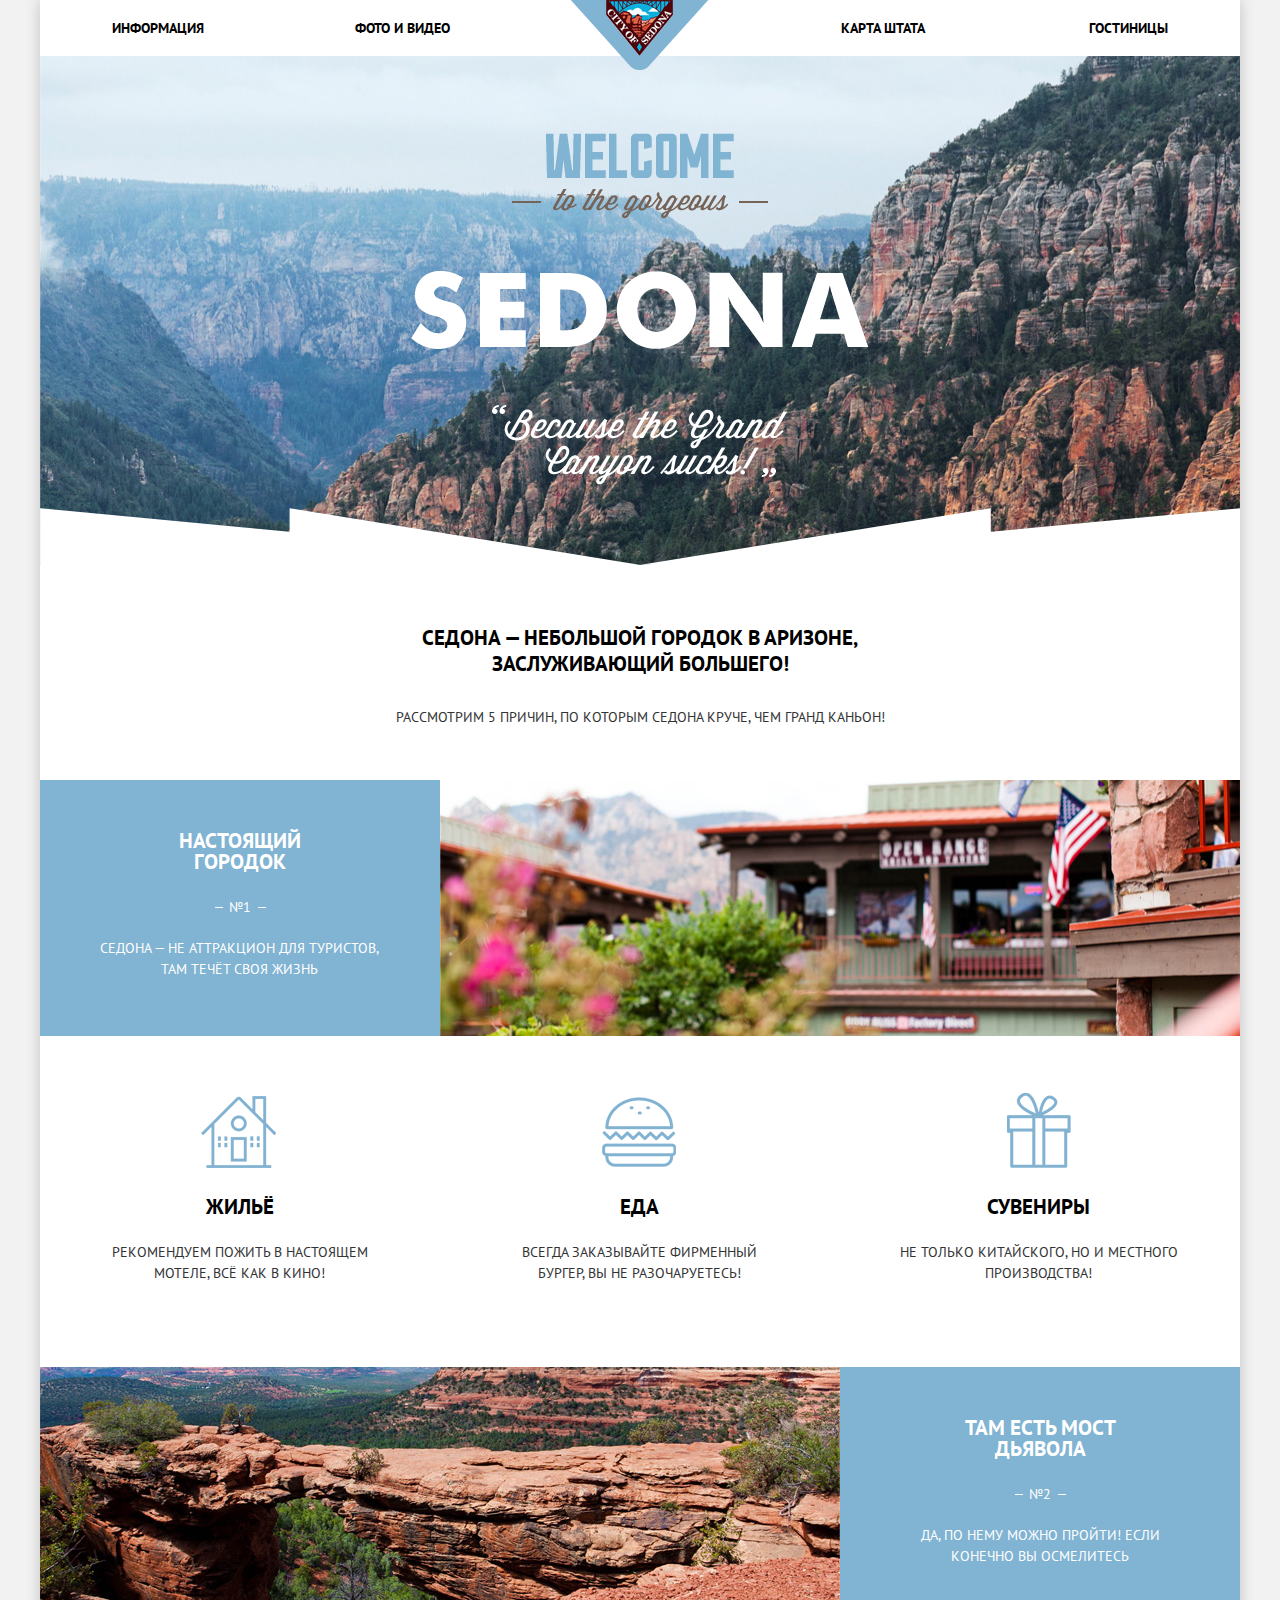
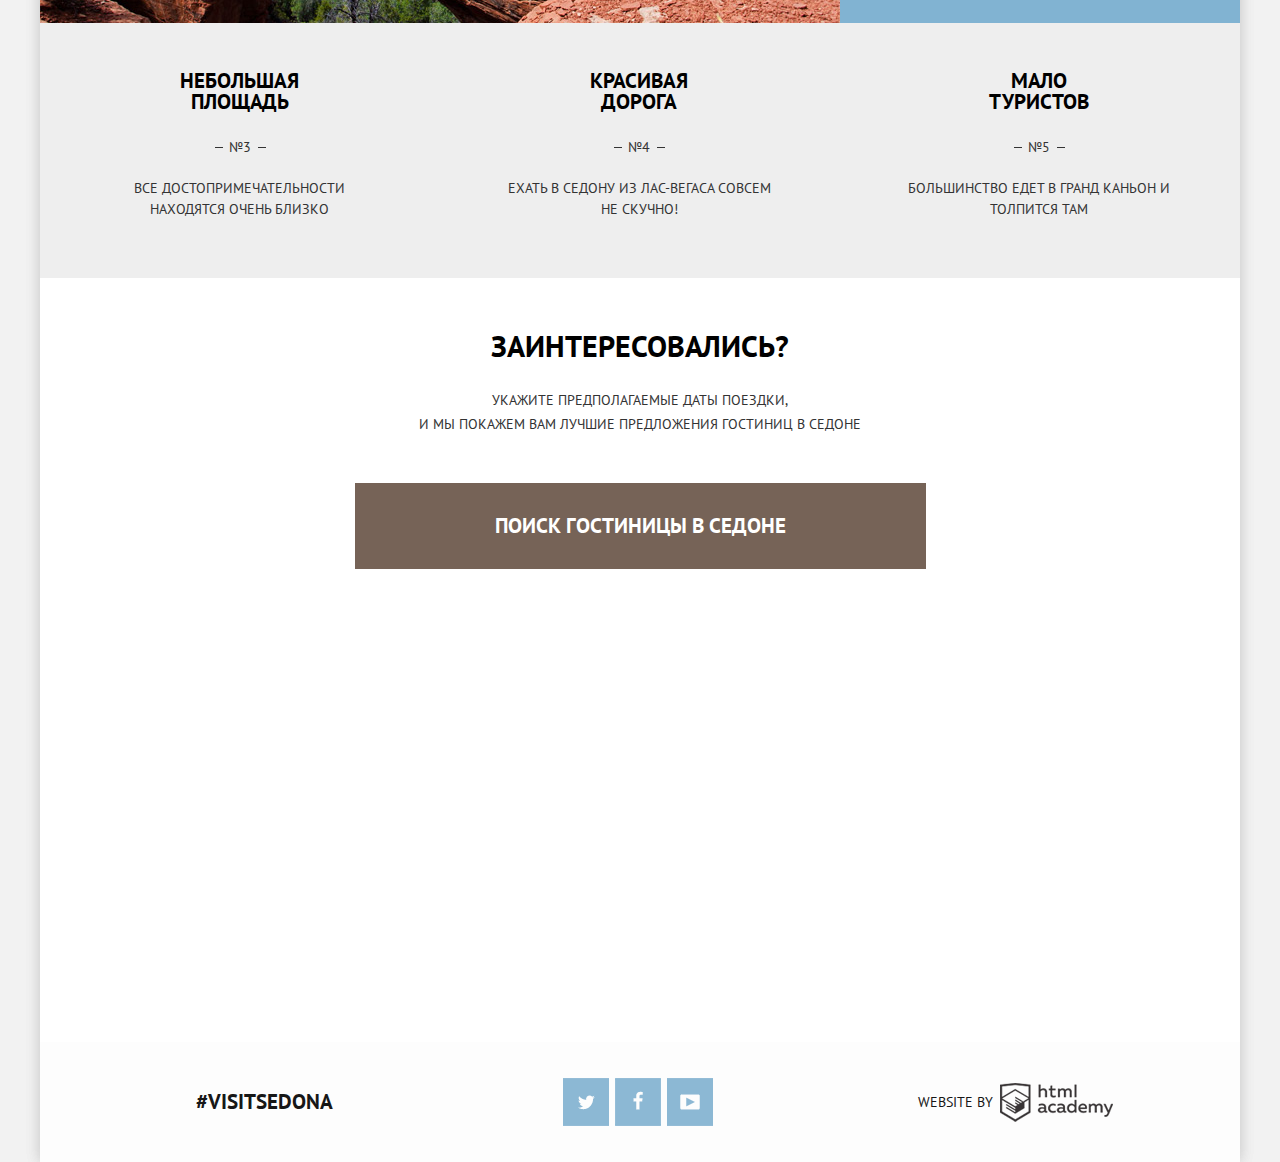
<file: index.html>
<!DOCTYPE html>
<html class="no-js" lang="ru">

  <head>
    <meta charset="utf-8">
    <title>Седона</title>
    <link href="https://fonts.googleapis.com/css?family=PT+Sans:400,700&amp;subset=cyrillic" rel="stylesheet">
    <link href="css/normalize.css" rel="stylesheet">
    <link href="css/style.min.css" rel="stylesheet">
  </head>

  <body>
    <header class="page-header container">
        <a><img class="header-logo" src="img/logo.png" width="138" height="70" alt="Седона"></a>
        <nav class="page-nav">
          <ul>
            <li>
              <a href="#">Информация</a>
            </li>
            <li>
              <a href="#">Фото и видео</a>
            </li>
            <li>
              <a href="#">Карта штата</a>
            </li>
            <li>
              <a href="catalog.html">Гостиницы</a>
            </li>
          </ul>
        </nav>
    </header>

    <main>
      <div class="container">
        <section class="intro">
          <div class="intro-logo">
            <img src="img/intro-text.png" width="458" height="352" alt="Добро пожаловать в Седону!">
          </div>
          <div class="intro-text">
            <h1>Седона — небольшой городок в Аризоне, заслуживающий большего!</h1>
            <p>Рассмотрим 5 причин, по которым Седона круче, чем Гранд Каньон!</p>
          </div>
        </section>

        <section class="review-first">
          <div class="review-text">
            <h2>Настоящий городок</h2>
            <span>№1</span>
            <p>Седона — не аттракцион для туристов,
            там течёт своя жизнь</p>
          </div>
          <div class="review-img">
            <img src="img/photo-1.jpg" width="800" height="400" alt="Городок Седона">
          </div>
        </section>

        <section class="features">
          <div class="feature-item">
            <h3 class="housing">Жильё</h3>
            <p>Рекомендуем пожить в настоящем
               мотеле, всё как в кино!</p>
          </div>
          <div class="feature-item">
            <h3 class="food">Еда</h3>
            <p>Всегда заказывайте фирменный бургер,
               вы не разочаруетесь!</p>
          </div>
          <div class="feature-item">
            <h3 class="souvenirs">Сувениры</h3>
            <p>Не только китайского, но и местного
               производства!</p>
          </div>
        </section>

        <section class="review-second">
          <div class="review-img">
            <img src="img/photo-2.jpg" width="800" height="400" alt="Мост дьявола">
          </div>
          <div class="review-text">
            <h2>Там есть мост дьявола</h2>
            <span>№2</span>
            <p>Да, по нему можно пройти! Если конечно
            вы осмелитесь</p>
          </div>
        </section>

        <section class="review-feature">
          <div class="review-item">
            <h3>Небольшая площадь</h3>
            <span>№3</span>
            <p>Все достопримечательности
              находятся очень близко</p>
          </div>
          <div class="review-item">
            <h3>Красивая дорога</h3>
            <span>№4</span>
            <p>Ехать в Седону из Лас-Вегаса совсем
              не скучно!</p>
          </div>
          <div class="review-item">
            <h3>Мало туристов</h3>
            <span>№5</span>
            <p>Большинство едет в Гранд Каньон и
              толпится там</p>
          </div>
        </section>

        <div class="conclusion">
          <h4>Заинтересовались?</h4>
          <p>Укажите предполагаемые даты поездки,<br>
            и мы покажем вам лучшие предложения гостиниц в Седоне</p>
          <button class="page-button" type="button">Поиск гостиницы в Седоне</button>
        </div>

        <div class="search-form">
          <form action="https://echo.htmlacademy.ru" method="post">
            <div class="search-form-group">
              <label for="arrival">
                Дата заезда:
              </label>
              <input type="text" name="arrival" id="arrival" placeholder="24 апреля 2017">
              <button class="calendar-arrival" type="button" title="Открыть календарь"><span class="visually-hidden">Открыть календарь</span></button>
            </div>
            <div class="search-form-group">
              <label for="leaving">
                Дата выезда:
              </label>
              <input type="text" name="leaving" id="leaving" placeholder="4 июля 2017">
              <button class="calendar-leaving" type="button" title="Открыть календарь"><span class="visually-hidden">Открыть календарь</span></button>
            </div>
            <div class="search-form-group">
              <div>
                <label for="adults">
                  Взрослые:
                </label>
                <button class="reduce-adults" type="button" title="Убавить"><span class="visually-hidden">Убавить</span></button>
                <button class="add-adults" type="button" title="Прибавить"><span class="visually-hidden">Прибавить</span></button>
                <input type="text" name="adults" id="adults" placeholder="2">
              </div>
              <div>
                <label for="childs">
                  Дети:
                </label>
                <button class="reduce-childs" type="button" title="Убавить"><span class="visually-hidden">Убавить</span></button>
                <button class="add-childs" type="button" title="Прибавить"><span class="visually-hidden">Прибавить</span></button>
                <input type="text" name="childs" id="childs" placeholder="0">
              </div>
            </div>
            <button class="search-form-btn" type="submit">Найти</button>
          </form>
        </div>

        <div class="page-map">
          <img class="map-image" src="img/map.jpg" width="1200" height="593" alt="Карта">
          <iframe src="https://www.google.com/maps/embed?pb=!1m18!1m12!1m3!1d26187.813531149823!2d-111.77668546283091!3d34.8693742791578!2m3!1f0!2f0!3f0!3m2!1i1024!2i768!4f13.1!3m3!1m2!1s0x872da132f942b00d%3A0x5548c523fa6c8efd!2z0KHQtdC00L7QvdCwLCDQkNGA0LjQt9C-0L3QsCA4NjMzNiwg0KHQqNCQ!5e0!3m2!1sru!2sru!4v1493979550317" width="1200" height="593" allowfullscreen></iframe>
        </div>
      </div>
    </main>

    <footer class="page-footer container">
      <div class="page-footer-layout">
        <div class="footer-hashtag">
          <a href="#">#visitsedona</a>
        </div>
        <div class="footer-social">
          <a class="social-btn social-btn-tw" href="#" title="Twitter"><span class="visually-hidden">Твиттер</span></a>
          <a class="social-btn social-btn-fb" href="#" title="Facebook"><span class="visually-hidden">Фейсбук</span></a>
          <a class="social-btn social-btn-yt" href="#" title="Youtube"><span class="visually-hidden">Ютуб</span></a>
        </div>
        <div class="footer-copyright">
          <span>Website by</span>
          <a href="https://htmlacademy.ru/intensive/htmlcss" title="Интенсивный онлайн‑курс «Базовый HTML и CSS»"><span class="visually-hidden">Интенсивный онлайн‑курс «Базовый HTML и CSS</span></a>
        </div>
      </div>
    </footer>
    <script src="js/script.min.js"></script>
  </body>
</html>
</file>
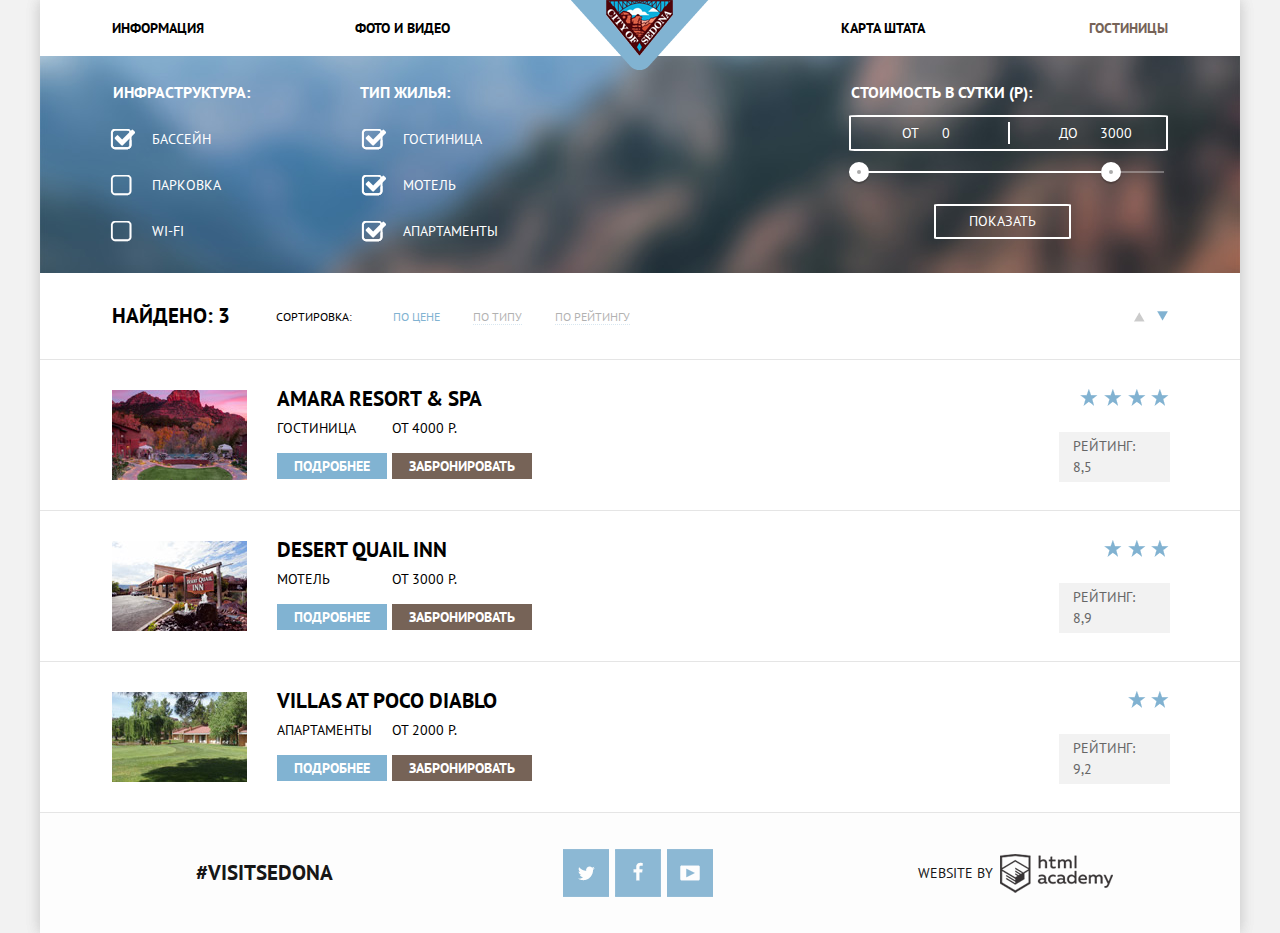
<file: catalog.html>
<!DOCTYPE html>
<html lang="ru">

  <head>
    <meta charset="utf-8">
    <title>Отели Седоны</title>
    <link href="https://fonts.googleapis.com/css?family=PT+Sans:400,700&amp;subset=cyrillic" rel="stylesheet">
    <link href="css/normalize.css" rel="stylesheet">
    <link href="css/style.min.css" rel="stylesheet">
  </head>

  <body>
    <header class="page-header container">
        <a href="index.html"><img class="header-logo" src="img/logo.png" width="138" height="70" alt="Седона"></a>
        <nav class="page-nav">
          <ul>
            <li>
              <a href="#">Информация</a>
            </li>
            <li>
              <a href="#">Фото и видео</a>
            </li>
            <li>
              <a href="#">Карта штата</a>
            </li>
            <li>
              <a class="active">Гостиницы</a>
            </li>
          </ul>
        </nav>
    </header>

    <main>
      <div class="container">
        <div class="item-options clearfix">
          <form action="https://echo.htmlacademy.ru" method="get">
            <fieldset class="infrastructure-option">
              <legend>Инфраструктура:</legend>
              <p>
                <input type="checkbox" name="pool" id="pool" checked>
                <label for="pool">
                  Бассейн
                </label>
              </p>
              <p>
                <input type="checkbox" name="parking" id="parking">
                <label for="parking">
                  Парковка
                </label>
              </p>
              <p>
                <input type="checkbox" name="wi-fi" id="wi-fi">
                <label for="wi-fi">
                  Wi-fi
                </label>
              </p>
            </fieldset>
            <fieldset class="hotel-option">
              <legend>Тип жилья:</legend>
              <p>
                <input type="checkbox" name="hotel" id="hotel" checked>
                <label for="hotel">
                  Гостиница
                </label>
              </p>
              <p>
                <input type="checkbox" name="motel" id="motel" checked>
                <label for="motel">
                  Мотель
                </label>
              </p>
              <p>
                <input type="checkbox" name="apartaments" id="apartaments" checked>
                <label for="apartaments">
                  Апартаменты
                </label>
              </p>
            </fieldset>
            <fieldset class="price-option">
              <legend>Стоимость в сутки (Р):</legend>
              <div class="price-controls">
                <label class="min-price" for="from">
                  от
                </label>
                <input type="text" tabindex="1" name="from" id="from" placeholder="0">
                <label class="max-price" for="to">
                  до
                </label>
                <input type="text" tabindex="2" name="to" id="to" placeholder="3000">
              </div>
              <div class="range-controls">
                <div class="scale">
                  <div class="bar"></div>
                </div>
                <div class="range-toggle range-toggle-min"></div>
                <div class="range-toggle range-toggle-max"></div>
              </div>
            </fieldset>
            <button class="option-button" type="submit">Показать</button>
          </form>
        </div>

        <div class="display-filters">
          <h3>Найдено: <output name="found-number">3</output></h3>
          <div class="display-sorting">
            <span>Сортировка:</span>
            <a class="active">По цене</a>
            <a href="#">По типу</a>
            <a href="#">По рейтингу</a>
          </div>
          <div class="display-arrows">
            <a class="arrow-up" href="#" title="По возрастанию"><span class="visually-hidden">По возрастанию</span></a>
            <a class="arrow-down active" title="По убыванию"><span class="visually-hidden">По убыванию</span></a>
          </div>
        </div>

        <section class="catalog">
          <article class="catalog-item">
            <img src="img/item-1.jpg" width="135" height="90" alt="Amara Resort & spa">
            <div class="item-info">
              <a href="#"><h2>Amara Resort & spa</h2></a>
              <span>Гостиница</span>
              <span>от 4000 р.</span>
              <div class="item-buttons">
                <a class="about-btn" href="#">Подробнее</a>
                <a class="receive-btn" href="#">Забронировать</a>
              </div>
            </div>
            <div class="raiting">
              <span class="visually-hidden">Четырёхзёдочный</span>
              <div class="raiting-stars">
                <span></span>
                <span></span>
                <span></span>
                <span></span>
              </div>
              <span class="raiting-number">Рейтинг: 8,5</span>
            </div>
          </article>
          <article class="catalog-item">
            <img src="img/item-2.jpg" width="135" height="90" alt="Desert Quail Inn">
            <div class="item-info">
              <a href="#"><h2>Desert Quail Inn</h2></a>
              <span>Мотель</span>
              <span>от 3000 р.</span>
              <div class="item-buttons">
                <a class="about-btn" href="#">Подробнее</a>
                <a class="receive-btn" href="#">Забронировать</a>
              </div>
            </div>
            <div class="raiting">
              <span class="visually-hidden">Трёхзвёздочный</span>
              <div class="raiting-stars">
                <span></span>
                <span></span>
                <span></span>
              </div>
              <span class="raiting-number">Рейтинг: 8,9</span>
            </div>
          </article>
          <article class="catalog-item">
            <img src="img/item-3.jpg" width="135" height="90" alt="Villas at Poco Diablo">
            <div class="item-info">
              <a href="#"><h2>Villas at Poco Diablo</h2></a>
              <span>Апартаменты</span>
              <span>от 2000 р.</span>
              <div class="item-buttons">
                <a class="about-btn" href="#">Подробнее</a>
                <a class="receive-btn" href="#">Забронировать</a>
              </div>
            </div>
            <div class="raiting">
              <span class="visually-hidden">Двухвёздочный</span>
              <div class="raiting-stars">
                <span></span>
                <span></span>
              </div>
              <span class="raiting-number">Рейтинг: 9,2</span>
            </div>
          </article>
        </section>
      </div>
    </main>

    <footer class="page-footer container">
      <div class="page-footer-layout">
        <div class="footer-hashtag">
          <a href="#">#visitsedona</a>
        </div>
        <div class="footer-social">
          <a class="social-btn social-btn-tw" href="#" title="Twitter"><span class="visually-hidden">Твиттер</span></a>
          <a class="social-btn social-btn-fb" href="#" title="Facebook"><span class="visually-hidden">Фейсбук</span></a>
          <a class="social-btn social-btn-yt" href="#" title="Youtube"><span class="visually-hidden">Ютуб</span></a>
        </div>
        <div class="footer-copyright">
          <span>Website by</span>
          <a href="https://htmlacademy.ru/intensive/htmlcss" title="Интенсивный онлайн‑курс «Базовый HTML и CSS»"></a>
        </div>
      </div>
    </footer>
  </body>
</html>
</file>
<file: css/style.min.css>
.container,body{width:100%;min-width:768px;max-width:1200px;margin:0 auto;padding:0}body{font-family:"PT Sans","Arial",sans-serif;font-size:14px;font-weight:400;line-height:21px;color:#000;text-transform:uppercase;-webkit-box-shadow:0 0 15px 0 rgba(0,0,0,.1),0 0 15px 0 rgba(0,0,0,.1);box-shadow:0 0 15px 0 rgba(0,0,0,.1),0 0 15px 0 rgba(0,0,0,.1);background-color:#f2f2f2}.container{background-color:#fff}.page-header,.review-item span,.review-text span{position:relative}.page-nav{width:88%;padding:0 6%}.page-nav ul{display:-webkit-box;display:-ms-flexbox;display:flex;margin:0;padding:15px 0;list-style:none}.page-nav li{width:20%}.page-nav li:first-child,.page-nav li:nth-child(2){text-align:left}.page-nav li:first-child{margin-right:3%}.page-nav li:last-child,.page-nav li:nth-child(3){margin-left:auto;text-align:right}.page-nav li:last-child{margin-left:3%}.page-nav a{line-height:26px;font-weight:700;text-decoration:none;color:#000}.page-nav a:hover{color:#81b3d2}.page-nav a:active{color:#000;opacity:.3}.page-nav .active,.page-nav .active:active,.page-nav .active:hover{color:#766357;opacity:1}.header-logo{position:absolute;width:138px;height:70px;left:0;right:0;margin:auto}.intro{width:100%;padding-top:77px;background:url(../img/mask.png) no-repeat center bottom 215px/100%,#3c729c url(../img/background-main.jpg) no-repeat center -56.5px}.intro-logo{width:458px;height:352px;margin:0 auto 80px}.intro-text{width:100%;padding-top:60px;padding-bottom:52px;text-align:center;background-color:#fff}.intro h1,.search-form input{width:440px;margin:0 auto 30px;font-size:21px;font-weight:700;line-height:26px}.intro p{margin:0;color:#333}.review-first,.review-second{display:-webkit-box;display:-ms-flexbox;display:flex;background-color:#81b3d2}.review-text{width:33.3%;padding-top:50px;padding-bottom:35px;text-align:center}.review-img{-webkit-box-align:center;-ms-flex-align:center;align-items:center;width:66.7%;height:256px;overflow:hidden}.review-img img{width:100%;height:auto}.review-text h2{width:151px;margin:0 auto 25px;font-size:21px;font-weight:700;color:#fff}.review-text p{width:76%;margin:20px auto 0;color:#fff}.review-text span{color:#fff}.review-item span{color:#333}.review-text span::before{background-color:#fff}.review-item span::before,.review-text span::before{position:absolute;content:"";width:8px;height:1px;top:9px;right:28px}.review-text span::after{background-color:#fff}.review-item span::after,.review-text span::after{position:absolute;content:"";width:8px;height:1px;top:9px;right:-15px}.review-item span::after,.review-item span::before{background-color:#333}.features,.review-feature,.review-img{display:-webkit-box;display:-ms-flexbox;display:flex}.review-feature{background-color:#eee}.feature-item,.review-item{width:33.3%;text-align:center}.feature-item{margin-top:160px;margin-bottom:60px}.review-item{margin-top:47px;margin-bottom:35px}.feature-item h3,.review-item h3{width:120px;margin:0 auto 25px;font-size:21px;font-weight:700}.feature-item p,.review-item p{width:71.1%;min-height:65px;margin:20px auto 0;color:#333}.review-item p{width:70%}.food,.housing,.souvenirs{position:relative}.food::before,.housing::before,.souvenirs::before{position:absolute;content:"";width:80px;height:76px;margin-bottom:27px;bottom:100%;right:17.5%;background:url(../img/sprites.png) no-repeat;background-position:-3px -767px}.food::before,.souvenirs::before{background-position:-1px -686px}.souvenirs::before{background-position:4px -955px}.conclusion{padding-top:56px;padding-right:73px;padding-left:73px;line-height:24px;text-align:center}.conclusion h4{margin:0 auto 30px;font-size:30px;font-weight:700px;line-height:24px}.conclusion p{margin:0;color:#333}.page-button{position:relative;margin-top:47px;padding:30px 140px;font-family:"PT Sans","Arial",sans-serif;font-size:21px;font-weight:700;line-height:26px;color:#fff;text-transform:uppercase;background-color:#766357;border:0;cursor:pointer;z-index:10}.page-button:hover{background-color:#6e5e54}.page-button:active{color:rgba(255,255,255,.3);background-color:#503e33}@-webkit-keyframes emergence{0%{-webkit-transform:translateY(-130px);transform:translateY(-130px);opacity:0}to{-webkit-transform:translateY(0);transform:translateY(0);opacity:1}}@keyframes emergence{0%{-webkit-transform:translateY(-130px);transform:translateY(-130px);opacity:0}to{-webkit-transform:translateY(0);transform:translateY(0);opacity:1}}.search-form{position:absolute;width:460px;padding:55px;left:0;right:0;margin:auto;background-color:#fff;-webkit-box-shadow:0 11px 35px 0 rgba(0,0,0,.2);box-shadow:0 11px 35px 0 rgba(0,0,0,.2);z-index:5}.search-form-closed{display:none}.search-form-animation{-webkit-animation-name:emergence;animation-name:emergence;-webkit-animation-duration:.6s;animation-duration:.6s}@-webkit-keyframes error{0%,80%{-webkit-transform:translateY(20px);transform:translateY(20px)}40%,to{-webkit-transform:translateY(-20px);transform:translateY(-20px)}}@keyframes error{0%,80%{-webkit-transform:translateY(20px);transform:translateY(20px)}40%,to{-webkit-transform:translateY(-20px);transform:translateY(-20px)}}.search-form-error{-webkit-animation-name:error;animation-name:error;-webkit-animation-duration:.3s;animation-duration:.3s}.search-form-group{display:-webkit-box;display:-ms-flexbox;display:flex;-webkit-box-pack:justify;-ms-flex-pack:justify;justify-content:space-between;-webkit-box-align:baseline;-ms-flex-align:baseline;align-items:baseline;width:460px}.search-form input{width:299px;height:26px;margin:0 0 30px;padding:6px 35px 6px 12px;font-family:"PT Sans","Arial",sans-serif;font-size:14px;color:#000;text-transform:uppercase;background-color:#f2f2f2;border:0}.search-form input::-webkit-input-placeholder{color:#000}.search-form input:-ms-input-placeholder{font:inherit;color:inherit;text-transform:inherit}.search-form input::placeholder{font:inherit;color:inherit;text-transform:inherit}.search-form input:hover{background-color:#ebebeb}.search-form input:focus{padding:4px 33px 4px 10px;background-color:#fff;border:2px solid #e5e5e5}.search-form label{width:95px;margin-right:17px;font-weight:700}.search-form-group:last-of-type input{width:50px;margin:0;padding:6px 32px;text-align:center}.search-form-group:last-of-type input:focus{padding:4px 30px}.search-form-group:last-of-type label[for=adults]{margin-right:39px}.search-form-group:last-of-type label[for=childs]{margin-right:25px}.search-form-group .calendar-arrival,.search-form-group .calendar-leaving{position:absolute;width:22px;height:22px;background-color:#f2f2f2;background:url(../img/sprites.png) no-repeat;background-position:-5px -420px;border:0;cursor:pointer}.search-form-group .calendar-arrival{top:63px;right:65px}.search-form-group .calendar-leaving{top:130px;right:65px}.search-form-group .calendar-arrival:hover,.search-form-group .calendar-leaving:hover{background-position:-5px -484px}.search-form-group .calendar-arrival:active,.search-form-group .calendar-leaving:active{background-position:-5px -452px}.search-form-group .add-adults,.search-form-group .add-childs,.search-form-group .reduce-adults,.search-form-group .reduce-childs{position:absolute;width:15px;height:15px;background-color:#f2f2f2;background:url(../img/sprites.png) no-repeat;border:0;cursor:pointer}.search-form-group .reduce-adults,.search-form-group .reduce-childs{background-position:-3px -845px;margin-left:10px;bottom:179px}.search-form-group .reduce-adults{left:168px}.search-form-group .reduce-childs{right:145px}.search-form-group .reduce-adults:hover,.search-form-group .reduce-childs:hover{background-position:-3px -871px}.search-form-group .reduce-adults:active,.search-form-group .reduce-childs:active{background-position:-3px -858px}.search-form-group .add-adults,.search-form-group .add-childs{background-position:-3px -890px;margin-left:86px;bottom:178px}.search-form-group .add-adults{left:168px}.search-form-group .add-childs{right:66px}.search-form-group .add-adults:hover,.search-form-group .add-childs:hover{background-position:-3px -932px}.search-form-group .add-adults:active,.search-form-group .add-childs:active{background-position:-3px -911px}.search-form-btn{min-width:458px;margin-top:52px;padding:17px;font-family:"PT Sans","Arial",sans-serif;font-size:21px;font-weight:700;line-height:26px;color:#fff;text-transform:uppercase;background-color:#81b3d2;border:0;cursor:pointer}.search-form-btn:hover{color:#fff;background-color:#669ec0}.search-form-btn:active{color:rgba(255,255,255,.3);background-color:#5496bd}.page-map{width:100%;height:473px}.page-map iframe{width:100%;border:0;overflow:hidden}.js iframe{display:block}.js .map-image,.no-js iframe,input[type=checkbox]{display:none}.no-js .map-image{display:block}.clearfix::after{content:"";display:table;clear:both}.item-options{padding-right:6.3%;padding-left:6.1%;padding-bottom:6px;background:#1c4f80 url(../img/background-catalog.jpg) no-repeat center -55px}.hotel-option,.infrastructure-option{float:left;width:22.8%}.item-options .infrastructure-option{width:210px;margin-right:2.4%}.item-options fieldset{margin:26px 0 0;padding:0;font-size:14px;line-height:21px;color:#fff;border:0}.item-options legend{margin-bottom:12px;font-size:16px;font-weight:700;line-height:21px;color:#fff}.hotel-option legend{margin-left:12px}.infrastructure-option p{margin-left:-8px}.hotel-option p{margin-left:8px}input[type=checkbox]+label{position:relative;display:block;margin-bottom:25px;padding-left:47px;cursor:pointer}input[type=checkbox]+label::before{position:absolute;content:"";width:30px;height:22px;top:0;left:0;background:url(../img/sprites.png) no-repeat;background-position:0 -325px}input[type=checkbox]:checked+label::after{position:absolute;content:"";width:30px;height:22px;top:0;left:0;background:url(../img/sprites.png) no-repeat;background-position:0 -293px}input[type=checkbox]:disabled+label::before{background-position:0 -388px}input[type=checkbox]:checked:disabled+label::after{background-position:0 -356px}.price-option{float:right;width:30%}.price-option legend{margin-left:2px}.price-controls{position:relative;display:-webkit-box;display:-ms-flexbox;display:flex;-webkit-box-align:center;-ms-flex-align:center;align-items:center;width:100%;height:32px;margin-bottom:20px;border:2px solid #fff;border-radius:3%}.price-controls label{font-size:14px;line-height:21px;cursor:pointer}.price-controls .max-price,.price-controls .min-price{width:18%;padding-left:16%}.price-controls input{width:30%;height:25px;font:inherit;color:#fff;background:0 0;border:0}.price-controls input::-webkit-input-placeholder{font-family:"PT Sans","Arial",sans-serif;font-size:14px;font-weight:400;line-height:21px;color:#fff;text-transform:uppercase}.price-controls input:-ms-input-placeholder{font:inherit;color:inherit;text-transform:inherit}.price-controls input::placeholder{font:inherit;color:inherit;text-transform:inherit}.price-controls::after{content:"";position:absolute;width:2px;height:22px;top:50%;left:50%;background:#fff;-webkit-transform:translate(-50%,-50%);transform:translate(-50%,-50%)}.range-controls{position:relative}.range-controls .scale{height:2px;background-color:rgba(255,255,255,.3)}.range-controls .bar{width:80%;height:2px;background-color:#fff}.range-toggle{position:absolute;width:4px;height:4px;top:-9px;background-color:#ababab;border:8px solid #fff;border-radius:50%;-webkit-box-shadow:0 2px 1px 0 rgba(0,1,1,.2);box-shadow:0 2px 1px 0 rgba(0,1,1,.2);cursor:pointer}.range-toggle-min{left:0}.range-toggle-max{left:80%}.range-toggle:hover{background-color:#1c4f80}.option-button{float:right;margin-top:148px;margin-right:-222px;padding:5px 33px;border:2px solid #fff;border-radius:3%;background-color:transparent;font-family:"PT Sans","Arial",sans-serif;font-size:14px;font-weight:400;line-height:21px;color:#fff;text-transform:uppercase;cursor:pointer}.option-button:hover{color:#000;background-color:#fff}.display-filters{display:-webkit-box;display:-ms-flexbox;display:flex;-webkit-box-align:center;-ms-flex-align:center;align-items:center;padding:30px 6%}.display-filters h3{width:140px;margin:0 24px 0 0;font-size:21px;line-height:26px}.display-sorting{width:450px}.display-sorting a,.display-sorting span{margin-right:37px;font-size:12px;line-height:18px}.display-sorting a{margin-right:29px;text-decoration:none;color:#000;opacity:.3;border-bottom:1px dotted #81b3d2}.display-sorting .active{color:#81b3d2;opacity:1;border:0}.display-sorting .active:active,.item-info h2:hover{color:#81b3d2}.display-sorting a:hover{color:#81b3d2;opacity:1}.display-sorting a:active{color:#000;opacity:1;border:0}.display-arrows{position:relative;width:34px;height:11px;margin-left:auto}.arrow-down,.arrow-up{position:absolute;width:11px;height:10px;background:url(../img/sprites.png) no-repeat}.arrow-up{bottom:0;left:0;background-position:-5px -152px}.arrow-up:hover{background-position:-5px -192px}.arrow-up:active{background-position:-5px -172px}.arrow-down{top:0;right:0;background-position:-5px -232px}.catalog,.catalog-item{display:-webkit-box;display:-ms-flexbox;display:flex}.catalog{-webkit-box-orient:vertical;-webkit-box-direction:normal;-ms-flex-direction:column;flex-direction:column}.catalog-item{min-height:90px;padding:30px 6% 28px;border-top:1px solid #e5e5e5;border-bottom:1px solid #e5e5e5}.catalog .catalog-item:nth-child(2){border:0}.catalog-item img{width:135px;height:90px;margin-right:30px}.item-info{width:270px}.item-buttons,.item-info span{display:inline-block;vertical-align:top}.item-info span{width:105px;margin-right:6px}.item-info h2{margin:-4px 0 6px;font-size:21px;line-height:26px;color:#000}.item-info h2:active{color:#000;opacity:.3}.item-info a{text-decoration:none}.item-buttons{margin-top:17px;font-size:0}.about-btn,.receive-btn{margin-right:5px;padding:4px 17px;font-size:14px;font-weight:700;color:#fff}.about-btn{background-color:#81b3d2}.about-btn:hover{background-color:#669ec0}.about-btn:active{color:rgba(255,255,255,.3);background-color:#5496bd}.receive-btn{background-color:#766357}.receive-btn:hover{background-color:#6e5e54}.receive-btn:active{color:rgba(255,255,255,.3);background-color:#503e33}.raiting{position:relative;width:120px;margin-left:auto}.raiting-stars span:first-child{position:absolute;width:18px;height:18px;bottom:75px;right:-1px;background:url(../img/sprites.png) no-repeat;background-position:-5px -1388px}.raiting-stars span:nth-child(2),.raiting-stars span:nth-child(3),.raiting-stars span:nth-child(4){position:absolute;width:18px;height:18px;bottom:75px;right:22px;background:url(../img/sprites.png) no-repeat;background-position:-5px -1388px}.raiting-stars span:nth-child(3),.raiting-stars span:nth-child(4){right:46px}.raiting-stars span:nth-child(4){right:70px}.raiting-number{position:absolute;width:83px;padding:4px 14px;bottom:0;right:-2px;color:#666;background-color:#f2f2f2}.visually-hidden{position:absolute;width:1px;height:1px;margin:-1px;padding:0;border:0;clip:rect(0 0 0 0);overflow:hidden}.page-footer{-webkit-box-sizing:border-box;box-sizing:border-box;min-height:120px;padding:36px; opacity: 0.9}.page-footer-layout{display:-webkit-box;display:-ms-flexbox;display:flex;-webkit-box-align:center;-ms-flex-align:center;align-items:center;width:90%;margin-left:6%;margin-right:4%}.footer-hashtag,.footer-social{width:23.9%;text-align:center}.footer-hashtag a{font-size:21px;line-height:26px;font-weight:700;text-decoration:none;color:#000}.footer-social{display:-webkit-box;display:-ms-flexbox;display:flex;-webkit-box-pack:center;-ms-flex-pack:center;justify-content:center;-ms-flex-wrap:wrap;flex-wrap:wrap;width:36.5%;margin-left:6.8%;margin-right:1%}.social-btn{display:inline-block;vertical-align:top;width:46px;height:48px;margin:0 6px 0 0;text-decoration:none;background-color:#81b3d2;background:url(../img/sprites.png) no-repeat}.social-btn-tw{background-position:-5px -1040px}.social-btn-tw:hover{background-position:-5px -1156px}.social-btn-tw:active{background-position:-5px -1098px}.social-btn-fb{background-position:-5px -516px}.social-btn-fb:hover{background-position:-6px -632px}.social-btn-fb:active{background-position:-6px -574px}.social-btn-yt{background-position:-5px -1214px}.social-btn-yt:hover{background-position:-5px -1330px}.social-btn-yt:active{background-position:-5px -1272px}.footer-copyright{display:-webkit-box;display:-ms-flexbox;display:flex;-webkit-box-pack:center;-ms-flex-pack:center;justify-content:center;-webkit-box-align:center;-ms-flex-align:center;align-items:center;width:28.3%;margin-left:auto;text-align:center}.footer-copyright span{margin-right:7px}.footer-copyright a{display:inline-block;vertical-align:top;width:113px;height:39px;background:url(../img/sprites.png) no-repeat;background-position:-5px -5px}.footer-copyright a:hover{background-position:-5px -103px}.footer-copyright a:active{background-position:-5px -54px}
</file>
